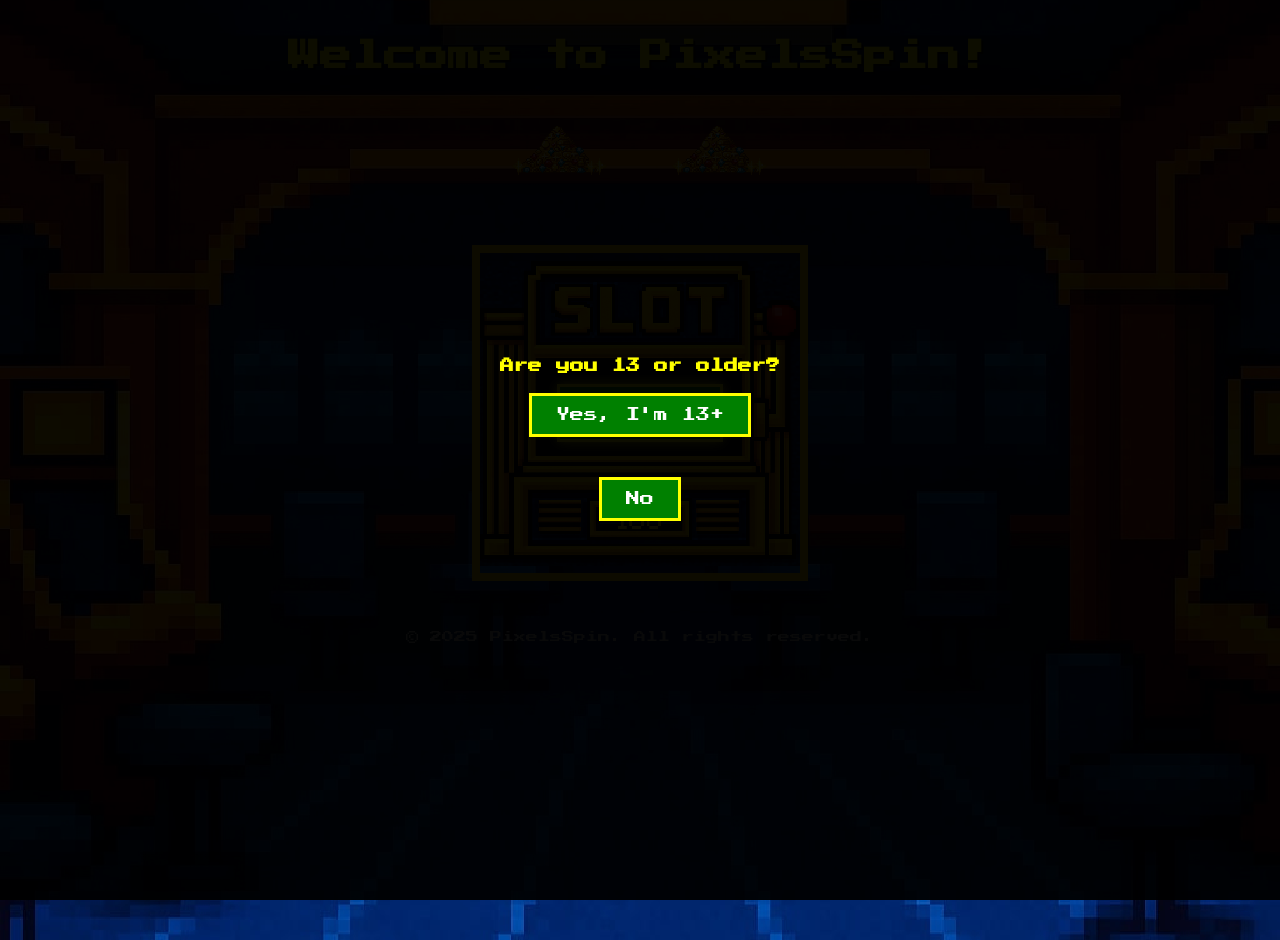
<file: index.html>
<!DOCTYPE html>
<html lang="en">
<head>
  <meta charset="UTF-8" />
  <meta name="viewport" content="width=device-width, initial-scale=1.0"/>
  <title>PixelsSpin</title>
  <style>
    @import url('https://fonts.googleapis.com/css2?family=Press+Start+2P&display=swap');

body {
  background: url('casino-bg.jpg') center center no-repeat;
  background-size: cover;
  color: yellow;
  font-family: 'Press Start 2P', monospace;
  image-rendering: pixelated;
  text-align: center;
  margin: 0;
  padding: 0;
  height: 100vh;
  overflow: hidden;
}

    h1 {
      font-size: 32px;
      margin-top: 40px;
      text-shadow: 2px 2px 0 #000;
    }
	
	#age-gate {
	  position: fixed;
	  top: 0; left: 0;
	  width: 100%; height: 100%;
	  background-color: rgba(0, 0, 0, 0.95);
	  color: yellow;
	  font-family: 'Press Start 2P', monospace;
	  display: flex;
	  flex-direction: column;
	  justify-content: center;
	  align-items: center;
	  z-index: 9999;
	}

	#age-gate h2 {
	  font-size: 14px;
	  text-align: center;
	  margin: 0 20px;
	}

	#age-gate button {
	  margin: 20px;
	  padding: 12px 24px;
	  background-color: green;
	  color: #fff;
	  font-size: 14px;
	  border: 3px solid yellow;
	  cursor: pointer;
	  font-family: inherit;
	}

    #slot {
      margin: 40px auto;
      width: 320px;
      height: 320px;
      background: url('slot-machine.png') center center no-repeat;
      background-size: contain;
      position: relative;
      border: 8px solid gold;
    }

	.download-button {
	  position: absolute;
	  top: 50%;  /* Adjusted down from 44% */
	  left: 50%;
	  transform: translate(-50%, -50%);
	  padding: 12px 24px;
	  background-color: green;
	  color: #fff;
	  text-decoration: none;
	  font-size: 14px;
	  border: 3px solid yellow;
	  box-shadow: 0 0 12px yellow;
	  cursor: pointer;
	}

    .treasure {
      width: 96px;
      margin: 24px;
    }

    footer {
      margin-top: 50px;
      font-size: 12px;
      color: #aaa;
    }
  </style>
</head>
<body>
	<div id="age-gate">
	  <h2>Are you 13 or older?</h2>
	  <button onclick="allowAccess()">Yes, I'm 13+</button>
	  <button onclick="denyAccess()">No</button>
	</div>

  <h1>Welcome to PixelsSpin!</h1>

  <div>
    <img class="treasure" src="gold-left.png" alt="Gold" />
    <img class="treasure" src="gold-right.png" alt="Gold" />
  </div>

<div id="slot">
  <a class="download-button" 
     href="https://play.google.com/store/apps/details?id=com.pixelsspin.app" 
     target="_blank" 
     rel="noopener noreferrer">
    Download APK
  </a>
</div>

  <footer>
    &copy; 2025 PixelsSpin. All rights reserved.
  </footer>
<script>
  function allowAccess() {
    document.getElementById('age-gate').style.display = 'none';
  }

  function denyAccess() {
    window.location.href = 'https://google.com'; // Or another safe location
  }
</script>
</body>
</html>
</file>
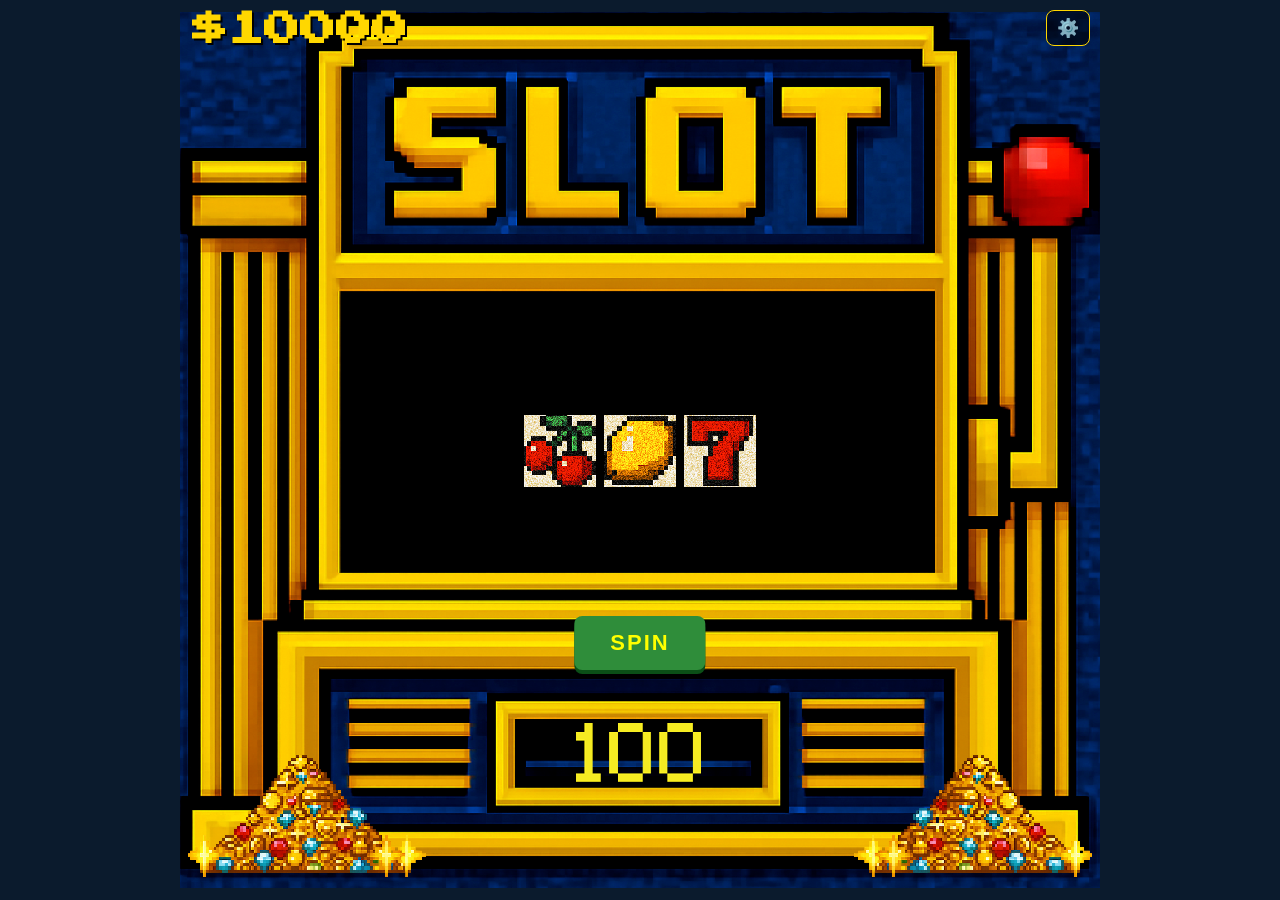
<file: game.html>
<!DOCTYPE html>
<html lang="en">
<head>
  <meta charset="UTF-8" />
  <meta name="viewport" content="width=device-width, initial-scale=1" />
  <title>PixelsSpin</title>
  <link rel="stylesheet" href="style.css" />
  <link href="https://fonts.googleapis.com/css2?family=Press+Start+2P&display=swap" rel="stylesheet">

</head>
<body>
  <div id="game">
    <img id="bg" src="assets/slot_frame_bg.png" alt="frame" />

    <div id="coinCounter">$<span id="coins">0</span></div>

    <!-- Reels -->
    <div id="reels">
      <img id="reel1" class="reel" src="assets/cherry.png" alt="r1" />
      <img id="reel2" class="reel" src="assets/lemon.png" alt="r2" />
      <img id="reel3" class="reel" src="assets/seven.png" alt="r3" />
    </div>

    <!-- Spin -->
    <button id="spinBtn">SPIN</button>

    <!-- Treasures -->
    <img id="treasureLeft" class="treasure" src="assets/treasure_pile.png" alt="left" />
    <img id="treasureRight" class="treasure flip" src="assets/treasure_pile.png" alt="right" />

    <!-- Win Popup -->
    <div id="winOverlay" class="overlay hidden">
      <div class="center">
        <img class="popup" src="assets/win_popup.png" alt="WIN" />
      </div>
    </div>

    <!-- Settings -->
    <button id="settingsBtn" title="Settings">⚙️</button>
    <div id="settings" class="overlay hidden">
      <div class="panel">
        <h1>SETTINGS</h1>
        <label class="row">
          <input type="checkbox" id="muteToggle" />
          <span>Mute sounds</span>
        </label>
        <div class="row small">Version <span id="version">1.0</span></div>
        <button id="closeSettings">Close</button>
      </div>
    </div>
  </div>

  <!-- Sounds -->
  <audio id="sSpin" src="assets/slot_machine_realistic_effect.mp3" preload="auto"></audio>
  <audio id="sCoin" src="assets/coin_sound.mp3" preload="auto"></audio>
  <audio id="sWin"  src="assets/victory_jingle.mp3" preload="auto"></audio>

  <script src="main.js"></script>
</body>
</html>
</file>
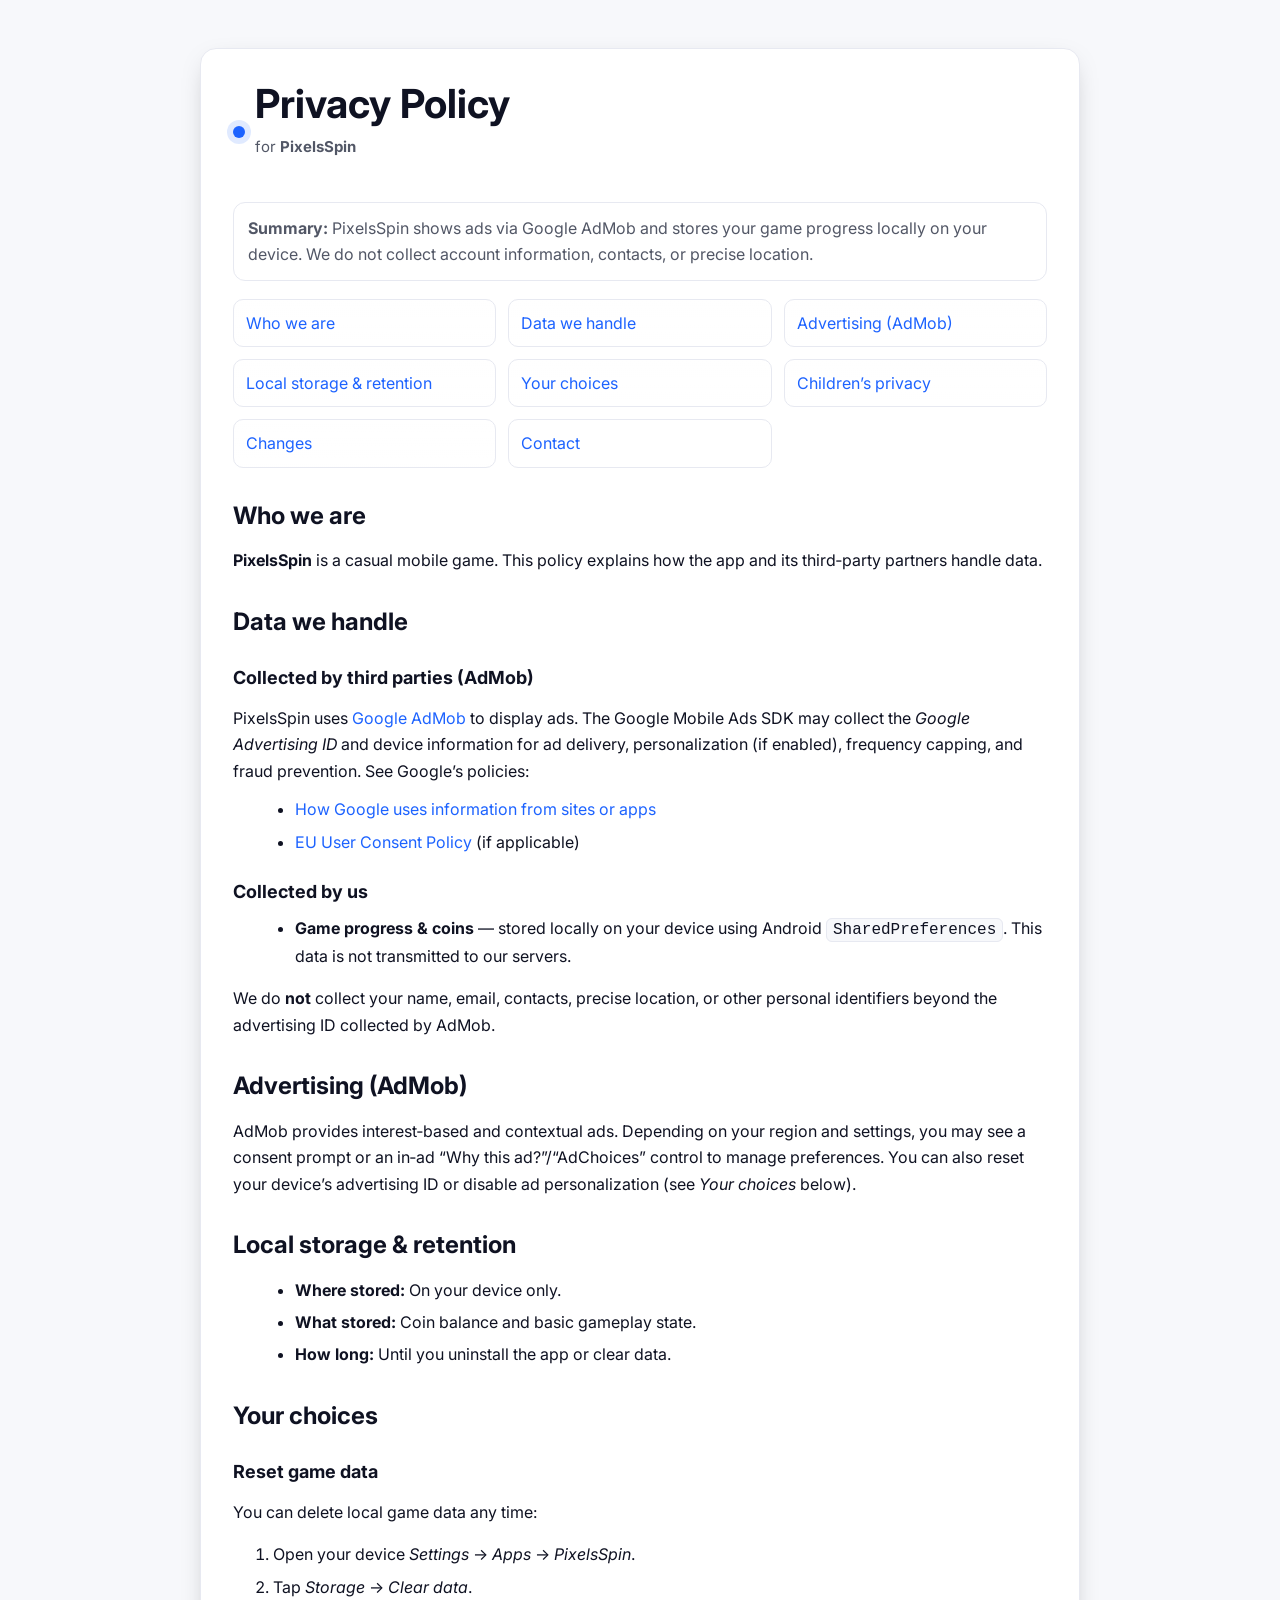
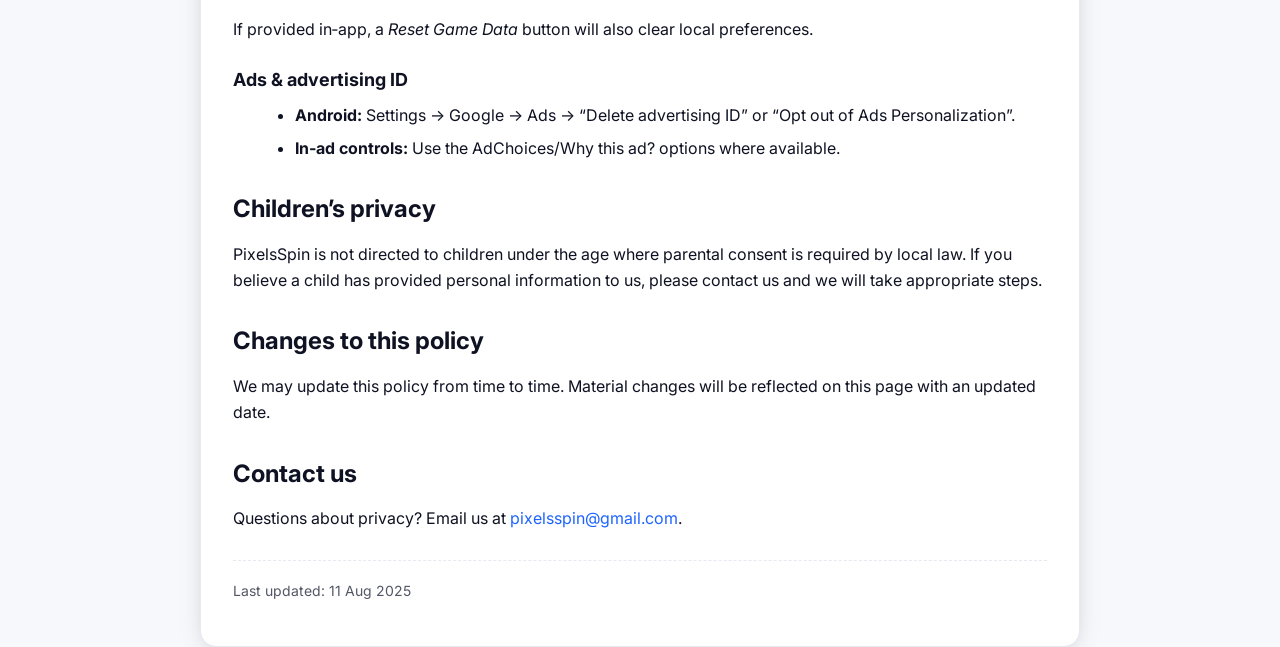
<file: privacy.html>
<!DOCTYPE html>
<html lang="en">
<head>
  <meta charset="utf-8" />
  <meta name="viewport" content="width=device-width, initial-scale=1" />
  <title>Privacy Policy • PixelsSpin</title>
  <meta name="description" content="Privacy Policy for the PixelsSpin mobile game." />
  <link rel="preconnect" href="https://fonts.gstatic.com" crossorigin>
  <link href="https://fonts.googleapis.com/css2?family=Inter:wght@400;600;700&display=swap" rel="stylesheet">
  <style>
    :root{
      --bg: #0b0c0e;
      --panel: #121418;
      --text: #e7e9ee;
      --muted:#a7aab3;
      --brand:#66b2ff;
      --ring:#2a70ff33;
      --border:#1c1f26;
    }
    @media (prefers-color-scheme: light){
      :root{
        --bg:#f7f8fb; --panel:#ffffff; --text:#0f1222; --muted:#525766; --brand:#1d63ff; --ring:#1d63ff22; --border:#e7e9f1;
      }
    }
    *{box-sizing:border-box}
    html,body{height:100%}
    body{
      margin:0; background:var(--bg); color:var(--text);
      font-family: Inter, ui-sans-serif, system-ui, -apple-system, Segoe UI, Roboto, Helvetica, Arial, "Apple Color Emoji", "Segoe UI Emoji";
      line-height:1.65;
    }
    .wrap{max-width:920px; margin:48px auto; padding:0 20px}
    .card{
      background:var(--panel); border:1px solid var(--border); border-radius:16px; padding:32px; box-shadow:0 8px 28px -12px rgba(0,0,0,.35);
    }
    h1{font-size: clamp(28px, 4vw, 40px); line-height:1.15; margin:0 0 8px}
    .subtitle{color:var(--muted); margin:0 0 24px; font-size:15px}
    h2{margin:28px 0 12px; font-size: clamp(20px, 3vw, 24px)}
    h3{margin:22px 0 8px; font-size:18px}
    p{margin:12px 0}
    ul{margin:8px 0 16px 22px}
    li{margin:6px 0}
    a{color:var(--brand); text-decoration:none;}
    a:hover{ text-decoration:underline; }
    .notice{
      padding:12px 14px; border:1px solid var(--border); background:linear-gradient(180deg, var(--panel), transparent);
      border-radius:12px; color:var(--muted);
    }
    .toc{
      display:grid; grid-template-columns: repeat(auto-fit, minmax(220px,1fr)); gap:12px; margin: 18px 0 6px;
    }
    .toc a{display:block; padding:10px 12px; border:1px solid var(--border); border-radius:10px; background:linear-gradient(180deg, var(--panel), transparent)}
    .footer{margin-top:28px; padding-top:18px; border-top:1px dashed var(--border); color:var(--muted); font-size:14px}
    .brand{display:flex; align-items:center; gap:10px; margin-bottom:18px}
    .dot{width:12px; height:12px; border-radius:999px; background:var(--brand); box-shadow:0 0 0 6px var(--ring)}
    .kbd{font-family: ui-monospace, SFMono-Regular, Menlo, Monaco, Consolas, "Liberation Mono", "Courier New", monospace; background:var(--bg); border:1px solid var(--border); padding:2px 6px; border-radius:6px}
  </style>
</head>
<body>
  <main class="wrap">
    <section class="card">
      <div class="brand"><span class="dot"></span><div>
        <h1>Privacy Policy</h1>
        <p class="subtitle">for <strong>PixelsSpin</strong></p>
      </div></div>

      <p class="notice"><strong>Summary:</strong> PixelsSpin shows ads via Google AdMob and stores your game progress locally on your device. We do not collect account information, contacts, or precise location.</p>

      <nav class="toc" aria-label="Table of contents">
        <a href="#who">Who we are</a>
        <a href="#data">Data we handle</a>
        <a href="#ads">Advertising (AdMob)</a>
        <a href="#local">Local storage & retention</a>
        <a href="#controls">Your choices</a>
        <a href="#children">Children’s privacy</a>
        <a href="#changes">Changes</a>
        <a href="#contact">Contact</a>
      </nav>

      <h2 id="who">Who we are</h2>
      <p><strong>PixelsSpin</strong> is a casual mobile game. This policy explains how the app and its third‑party partners handle data.</p>

      <h2 id="data">Data we handle</h2>
      <h3>Collected by third parties (AdMob)</h3>
      <p>PixelsSpin uses <a href="https://admob.google.com/" rel="noopener" target="_blank">Google AdMob</a> to display ads. The Google Mobile Ads SDK may collect the <em>Google Advertising ID</em> and device information for ad delivery, personalization (if enabled), frequency capping, and fraud prevention. See Google’s policies:</p>
      <ul>
        <li><a href="https://policies.google.com/technologies/ads" rel="noopener" target="_blank">How Google uses information from sites or apps</a></li>
        <li><a href="https://www.google.com/about/company/user-consent-policy/" rel="noopener" target="_blank">EU User Consent Policy</a> (if applicable)</li>
      </ul>

      <h3>Collected by us</h3>
      <ul>
        <li><strong>Game progress & coins</strong> — stored locally on your device using Android <code class="kbd">SharedPreferences</code>. This data is not transmitted to our servers.</li>
      </ul>

      <p>We do <strong>not</strong> collect your name, email, contacts, precise location, or other personal identifiers beyond the advertising ID collected by AdMob.</p>

      <h2 id="ads">Advertising (AdMob)</h2>
      <p>AdMob provides interest‑based and contextual ads. Depending on your region and settings, you may see a consent prompt or an in‑ad “Why this ad?”/“AdChoices” control to manage preferences. You can also reset your device’s advertising ID or disable ad personalization (see <em>Your choices</em> below).</p>

      <h2 id="local">Local storage & retention</h2>
      <ul>
        <li><strong>Where stored:</strong> On your device only.</li>
        <li><strong>What stored:</strong> Coin balance and basic gameplay state.</li>
        <li><strong>How long:</strong> Until you uninstall the app or clear data.</li>
      </ul>

      <h2 id="controls">Your choices</h2>
      <h3>Reset game data</h3>
      <p>You can delete local game data any time:</p>
      <ol>
        <li>Open your device <em>Settings</em> → <em>Apps</em> → <em>PixelsSpin</em>.</li>
        <li>Tap <em>Storage</em> → <em>Clear data</em>.</li>
      </ol>
      <p>If provided in‑app, a <em>Reset Game Data</em> button will also clear local preferences.</p>

      <h3>Ads & advertising ID</h3>
      <ul>
        <li><strong>Android:</strong> Settings → Google → Ads → “Delete advertising ID” or “Opt out of Ads Personalization”.</li>
        <li><strong>In‑ad controls:</strong> Use the AdChoices/Why this ad? options where available.</li>
      </ul>

      <h2 id="children">Children’s privacy</h2>
      <p>PixelsSpin is not directed to children under the age where parental consent is required by local law. If you believe a child has provided personal information to us, please contact us and we will take appropriate steps.</p>

      <h2 id="changes">Changes to this policy</h2>
      <p>We may update this policy from time to time. Material changes will be reflected on this page with an updated date.</p>

      <h2 id="contact">Contact us</h2>
      <p>Questions about privacy? Email us at <a href="mailto:pixelsspin@gmail.com">pixelsspin@gmail.com</a>.</p>

      <p class="footer">Last updated: 11 Aug 2025</p>
    </section>
  </main>
</body>
</html>
</file>
<file: style.css>
/* --- Global / reset --- */
* { box-sizing: border-box; image-rendering: pixelated; image-rendering: crisp-edges; }
html, body {
  height: 100%;
  margin: 0;
  background: #0b1b2d;
  color: #fff;
  font-family: 'Press Start 2P', 'Pixel', monospace; /* <- pixel look */
}

/* Use dynamic viewport so mobile browser bars don’t crush the layout */
#game { position: relative; max-width: 920px; margin: 0 auto; height: min(100dvh, 100svh, 100vh); overflow: hidden; }

/* --- Background --- */
#bg {
  position: absolute; inset: 0; margin: auto; max-width: 100%; max-height: 100%;
  object-fit: contain; user-select: none; pointer-events: none; z-index: 0;
}

/* --- HUD --- */
#coinCounter {
  position: absolute; left: 12px; top: 12px; z-index: 3;
  font-weight: 900; text-shadow: 2px 2px #000; color:#ffd700;
  font-size: clamp(18px, 4vw, 36px);
}

#settingsBtn {
  position: absolute; right: 10px; top: 10px; z-index: 3;
  background:#0008; color:#ffd700; border:1px solid #ffd700; border-radius:8px;
  padding:6px 10px; cursor:pointer; font-size:18px;
}

/* --- Reels & Spin button (centered over frame) --- */
#reels {
  position: absolute; left: 50%; transform: translateX(-50%);
  display: flex; gap: 8px; align-items: center; z-index: 2;
}
.reel { width: 72px; height: 72px; object-fit: contain; filter: drop-shadow(0 2px 0 #000); }

#spinBtn{
  position:absolute; left:50%; transform:translateX(-50%);
  padding:14px 36px; background:#2f8d3a; color:#ff0; border:0; border-radius:8px;
  font-weight:900; letter-spacing:2px; box-shadow:0 4px 0 #0b4f17; cursor:pointer;
  font-size: clamp(16px, 2.2vw, 22px);
  touch-action: manipulation;
  -webkit-tap-highlight-color: transparent;
  user-select: none; /* optional */
}
#spinBtn:disabled { opacity: .6; cursor: default; box-shadow: none; }

/* Layout anchors based on background image proportions */
:root{
  --reels-y: 45vh;        /* tweak if your frame window is higher/lower */
  --spin-y: calc(var(--reels-y) + 12vh);
}
#reels   { top: var(--reels-y); }
#spinBtn { top: var(--spin-y); }

#fxLayer{ position: fixed; inset: 0; pointer-events: none; z-index: 9999; }
.spark{
  position: fixed;
  background: url("assets/sparkle.png") no-repeat center/contain;
  filter: drop-shadow(0 0 12px #ffd700);
  opacity: 0;
}
.spark{
  position: fixed;
  background: url("assets/sparkle.png") no-repeat center/contain;
  filter: drop-shadow(0 0 12px #ffd700);
  opacity: 0;
}

/* --- Decorative treasure --- */
.treasure { position: absolute; bottom: 8px; width: min(30%, 240px); z-index: 1; }
#treasureLeft  { left: 8px; }
#treasureRight { right: 8px; }
.flip { transform: scaleX(-1); }

/* --- Generic helpers --- */
.hidden { display: none !important; }
.center { display:flex; align-items:center; justify-content:center; }

/* Full-screen overlay (win, modals). Use fixed + high z so it always covers */
.overlay {
  position: fixed; inset: 0; background: #0009;
  display: flex; align-items: center; justify-content: center;
  z-index: 10;
}

/* Image-based popup (e.g., win card) */
.popup { max-width: 60%; height: auto; filter: drop-shadow(0 6px 0 #001b33); }

/* Panel-styled dialogs (settings/daily reward) */
.panel {
  background: #000; border: 2px solid #ffd700; border-radius: 10px;
  padding: 18px; min-width: min(90vw, 420px); text-align: center;
}
.panel h1  { margin: 0 0 12px; color: #ffd700; letter-spacing: 2px; }
.row       { margin: 10px auto; display: flex; gap: 10px; align-items: center; justify-content: center; }
.small     { opacity: .85; font-size: 14px; }
.panel button {
  margin-top: 14px; background: #ffd700; color:#000; border: 0; border-radius: 6px;
  padding: 10px 18px; font-weight: 800; cursor: pointer;
}

/* --- Daily reward modal --- */
.pxs-modal {
  position: fixed; inset: 0; background: rgba(0,0,0,.7);
  display: flex; align-items: center; justify-content: center; z-index: 9999;
}
.pxs-card {
  background: #000; border: 4px solid #FFD700; padding: 20px 28px;
  text-align: center; box-shadow: 0 0 20px rgba(0,0,0,.6); max-width: 420px;
}
.pxs-title { font-size: 28px; color: #FFD700; margin-bottom: 10px; }
.pxs-sub   { font-size: 22px; color: #FFF;     margin-bottom: 16px; }
.pxs-btn   { background: #FFD700; color:#000; font-weight: 700; border: none; padding: 12px 22px; cursor: pointer; }

/* --- Sparkles --- */



/* Respect reduced-motion users a tiny bit */
@media (prefers-reduced-motion: reduce) {
  * { animation-duration: .01ms !important; animation-iteration-count: 1 !important; transition-duration: .01ms !important; scroll-behavior: auto !important; }
}
</file>
